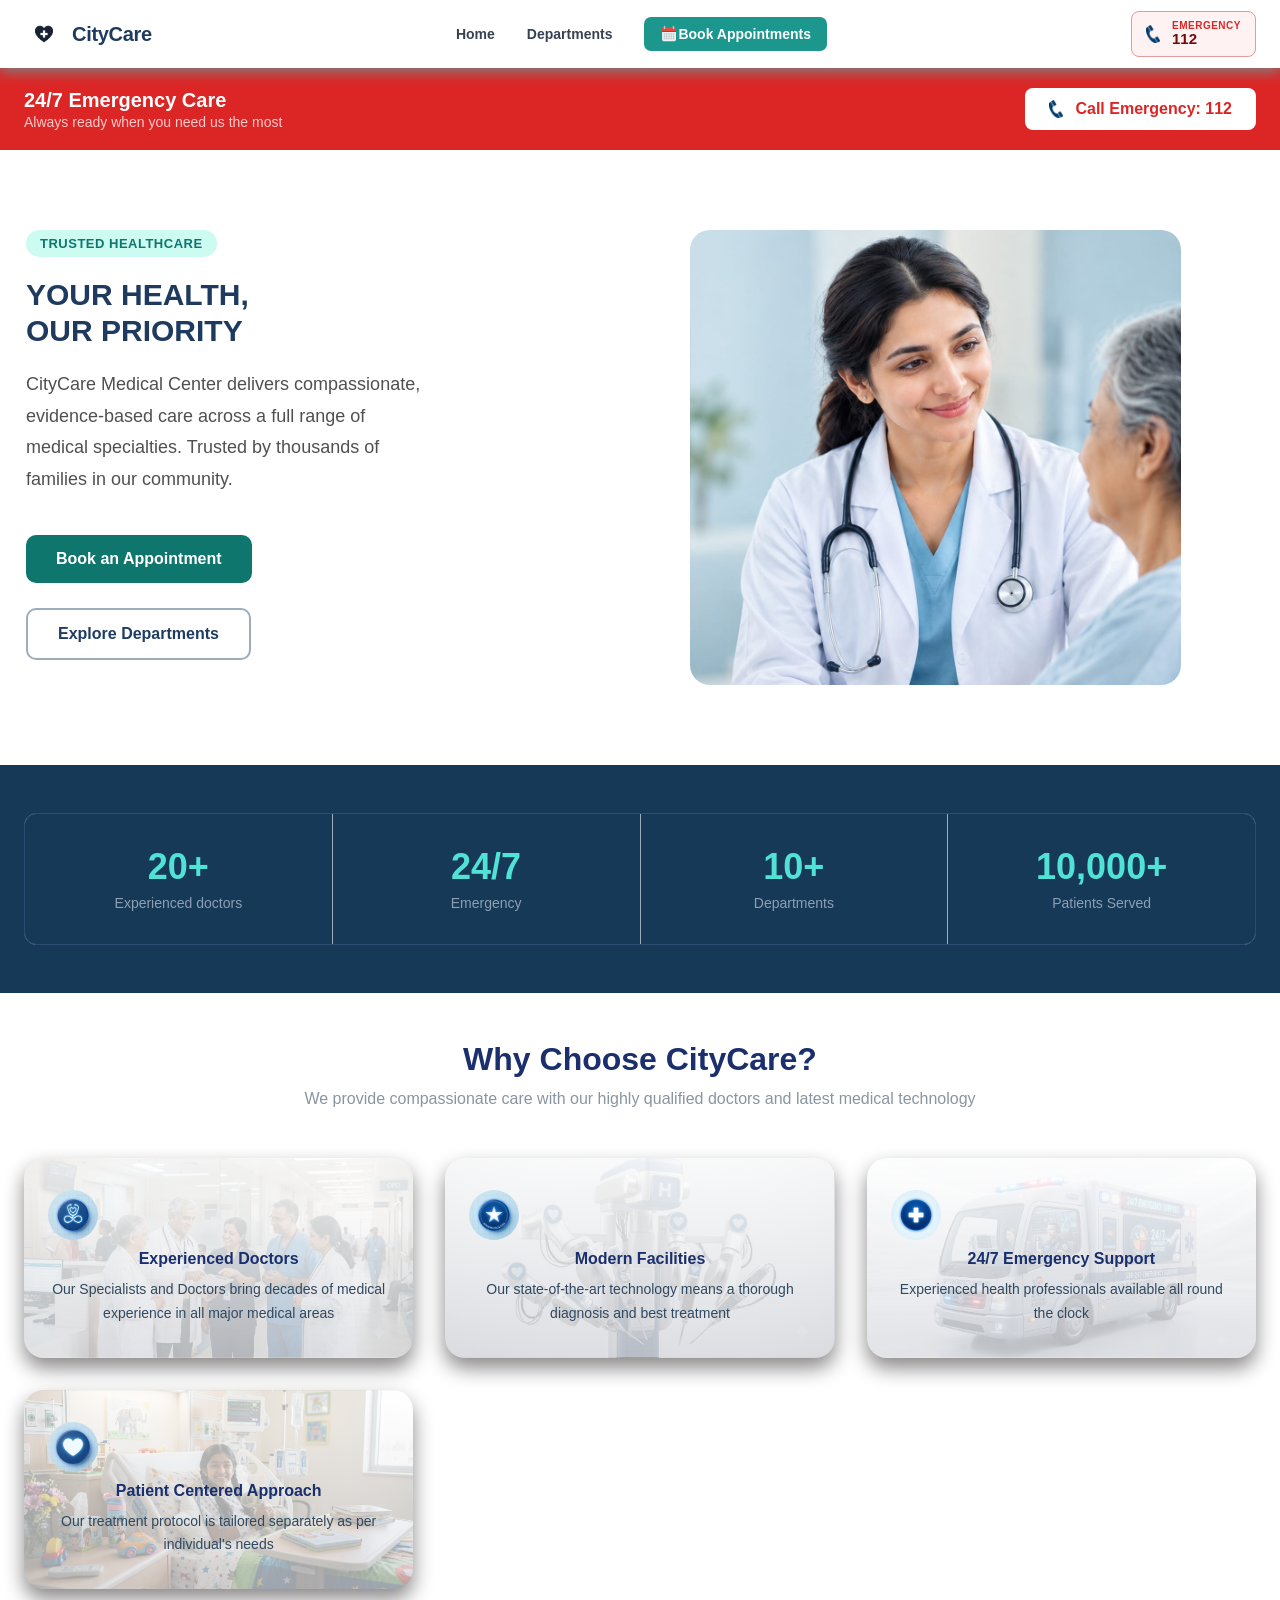
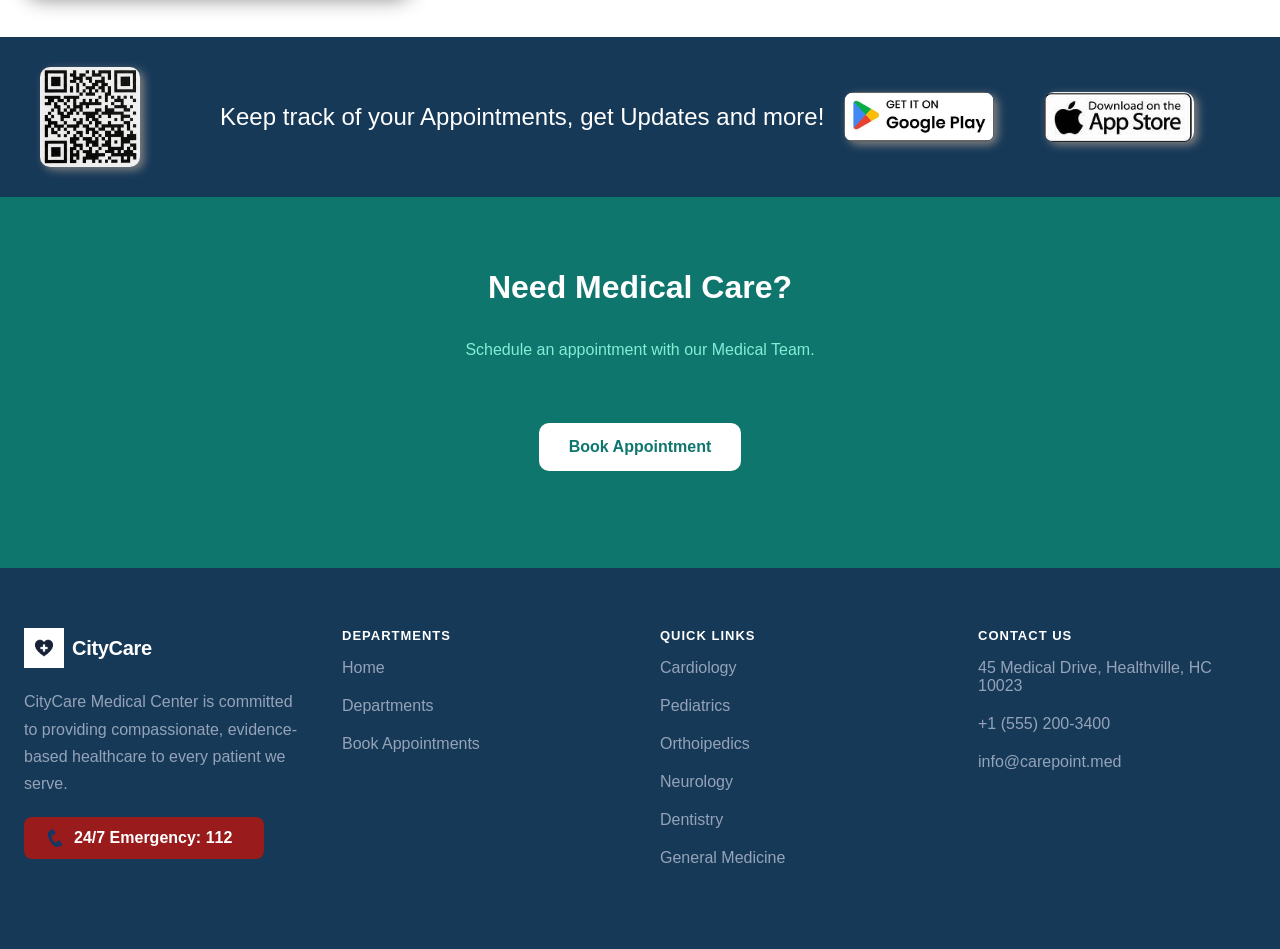
<file: index.html>
<!DOCTYPE html>
<html lang="en">
<head>
    <meta charset="UTF-8">
    <meta name="viewport" content="width=device-width, initial-scale=1.0">
    <title>Homepage</title>
    <link rel="stylesheet" href="style.css">
</head>
    <body>
        
            <header>
                <div class="nav">
                    <button class="logo-area">
                        <div class="logo">
                        </div>
                        <div class="citycare">
                            CityCare
                        </div>
                    </button>
                    <nav>
                        <a href="index.html" class="navbuttons">
                            Home
                        </a>
                        <a href="departments.html" class="navbuttons">
                            Departments
                        </a>
                        <a href="appointment.html" class="navbuttons" id="appointment_button">
                            <div class="appointment_calendar">
                            </div>
                            Book Appointments
                        </a>
                        
                    </nav>
                    <div class="emergency_button">
                        <div class="phone_logo"></div>
                        <div>
                            <div class="emergency">
                                EMERGENCY
                            </div>
                            <div class="emergency_contact">
                                112
                            </div>
                        </div>
                    </div>
                </div>
            </header>
            <main>
                <div class="red_banner">
                    <div>
                        <div class="emergency_247">
                            24/7 Emergency Care
                        </div>
                        <div class="emergency_247_content">
                            Always ready when you need us the most
                        </div>
                    </div>
                    <div class="emergency_button_main">
                        <div class="phone_logo"></div>
                            Call Emergency: 112
                    </div>
                </div>
            </main>
            <section class="hero">
                <div>
                    <div class="trusted_healthcare">
                        TRUSTED HEALTHCARE
                    </div>
                    <h1 class="health_priority">
                        YOUR HEALTH,<br> OUR PRIORITY
                    </h1>
                    <p class="hero_description">
                        CityCare Medical Center delivers compassionate, evidence-based care across a full range of medical specialties. Trusted by thousands of families in our community.
                    </p>
                    <div class="hero_buttons_flex" >
                        <div class="hero_buttons" id="appointment_button_main">
                            Book an Appointment
                        </div>
                        <div class="hero_buttons" id="explore_dept">
                            Explore Departments
                        </div>
                    </div>
                </div>
                <div class="doctor_image"></div>
            </section>
            <section class="services">
                <div class="services_container">
                    <div class="services_item">
                        <div >20+</div>
                        <span>
                        Experienced doctors
                        </span>
                    </div>
                    <div class="services_item">
                       <div>24/7</div>
                       <span>
                        Emergency
                        </span>
                    </div>
                    <div class="services_item">
                        <div>10+</div>
                        <span>
                        Departments
                        </span>
                    </div>
                    <div class="services_item">
                        <div>10,000+</div>
                        <span>
                        Patients Served
                        </span>
                    </div>
                </div>
            </section>
            <section class="whyus">
                <div class="whyus_heading">
                    <h2>
                        Why Choose CityCare?
                    </h2>
                    <p>
                        We provide compassionate care with our highly qualified doctors and latest medical technology
                    </p>
                </div>
                <div class="whyus_container">
                    <div class="whyus_item" style="background-image:linear-gradient(rgba(255, 255, 255, .9), rgba(225, 226, 230, .8)), url('images/experienced_doctors.png'); background-position: center; background-size: cover;">
                        <div class="whyus_image" id="experienced_doctors"></div>
                        <div >Experienced Doctors</div>
                        <span>
                        Our Specialists and Doctors bring decades of medical experience in all major medical areas
                        </span>
                    </div>
                    <div class="whyus_item" style="background-image:linear-gradient(rgba(255, 255, 255, .9), rgba(225, 226, 230, .8)), url('images/robotic_surgery.jpeg'); background-position: center; background-size: cover;">
                        <div class="whyus_image" id="modern_facilities"></div>
                       <div>Modern Facilities</div>
                       <span>
                        Our state-of-the-art technology means a thorough diagnosis and best treatment
                        </span>
                    </div>
                    <div class="whyus_item" style="background-image:linear-gradient(rgba(255, 255, 255, .9), rgba(225, 226, 230, .8)), url('images/ambulance.jpeg'); background-position: center; background-size: cover;">
                        <div class="whyus_image" id="emergency"></div>
                        <div>24/7 Emergency Support</div>
                        <span>
                        Experienced health professionals available all round the clock
                        </span>
                    </div>
                    <div class="whyus_item" style="background-image:linear-gradient(rgba(255, 255, 255, .7), rgba(225, 226, 230, .7)), url('images/child.png'); background-position: center; background-size: cover;">
                        <div class="whyus_image" id="patient_centered"></div>
                        <div>Patient Centered Approach</div>
                        <span>
                            Our treatment protocol is tailored separately as per individual's needs
                        </span>
                    </div>
                </div>
            </section>
            <section class="download">
                <div class="download_flex">
                    <div class="qr"></div>
                    <div class="download_content">
                        Keep track of your Appointments, get Updates and more!
                    </div>
                    <div class="play_and_app">
                            
                            <div class="playicon"></div>
                        
                            <div class="appicon"></div>
                    </div>
                </div>
            </section>
            <section class="cta">
                <div class="cta_flex">
                    <div class="cta_heading">
                        Need Medical Care?
                    </div>
                    <div class="cta_content">
                        Schedule an appointment with our Medical Team.

                    </div>
                    <div class="cta_button">
                        Book Appointment
                    </div>
                </div>
            </section>
            <footer class="footer">
                <div class="footer_container">
                    <div class="footer_item">
                        <div class="logo-area">
                            <div class="logo">
                            </div>
                            <div class="citycare">
                                CityCare
                            </div>
                        </div>
                        <div class="footer_content">
                        CityCare Medical Center is committed to providing compassionate, evidence-based healthcare to every patient we serve.
                        </div>
                        <div class="emergency_button_main">
                            <div class="phone_logo"></div>
                                24/7 Emergency: 112
                        </div>
                    </div>
                    
                    <div class="footer_item">
                        <h4>
                            DEPARTMENTS
                        </h4>
                        <a href="#">
                            Home
                        </a>
                        <a href="#">
                            Departments
                        </a>
                        <a href="#">
                            Book Appointments
                        </a>
                    </div>
                    <div class="footer_item">
                        <h4>
                            QUICK LINKS
                        </h4>
                        <a href="#">
                            Cardiology
                        </a>
                        <a href="#">
                            Pediatrics
                        </a>
                        <a href="#">
                            Orthoipedics
                        </a>
                        <a href="#">
                            Neurology
                        </a>
                        <a href="#">
                            Dentistry
                        </a>
                        <a href="#">
                            General Medicine
                        </a>

                    </div>
                    <div class="footer_item">
                        <h4>
                            CONTACT US
                        </h4>
                        <a href="#">
                            45 Medical Drive, Healthville, HC 10023
                        </a>
                        <a href="#">
                            +1 (555) 200-3400
                        </a>
                        <a href="#">
                            info@carepoint.med
                        </a>
                    </div>
                </div>
            </footer>
    </body>
</html>
</file>
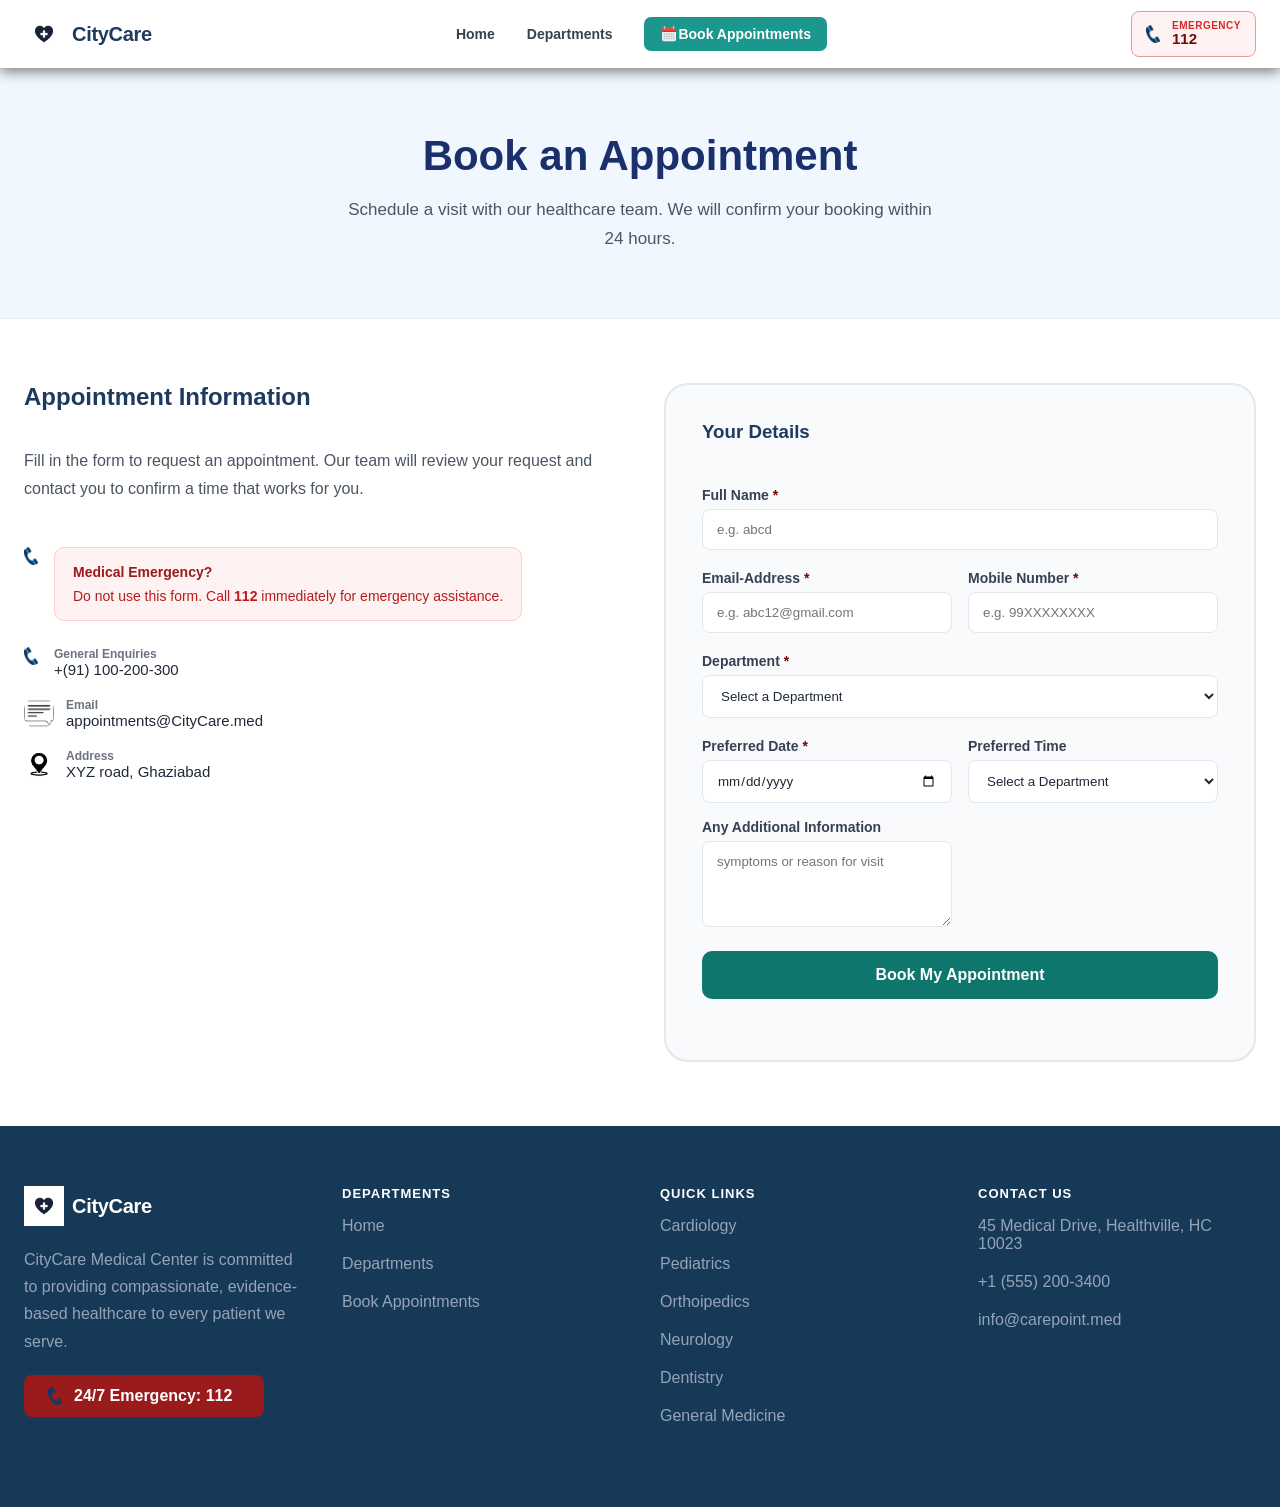
<file: appointment.html>
<!DOCTYPE html>
<html lang="en">
<head>
    <meta charset="UTF-8">
    <meta name="viewport" content="width=device-width, initial-scale=1.0">
    <title>Appointments Page</title>
    <link rel="stylesheet" href="style.css">
</head>
    <body>
        <header>
                <div class="nav">
                    <button class="logo-area">
                        <div class="logo">
                        </div>
                        <div class="citycare">
                            CityCare
                        </div>
                    </button>
                    <nav>
                        <a href="index.html" class="navbuttons">
                            Home
                        </a>
                        <a href="departments.html" class="navbuttons">
                            Departments
                        </a>
                        <a href="appointment.html" class="navbuttons" id="appointment_button">
                            <div class="appointment_calendar">
                            </div>
                            Book Appointments
                        </a>
                        
                    </nav>
                    <div class="emergency_button">
                        <div class="phone_logo"></div>
                        <div>
                            <div class="emergency">
                                EMERGENCY
                            </div>
                            <div class="emergency_contact">
                                112
                            </div>
                        </div>
                    </div>
                </div>
            </header>
            <section class="book_appointment">
                <div class="book_appointment_div">
                    <h2>
                        Book an Appointment
                    </h2>
                    <p>
                        Schedule a visit with our healthcare team. We will confirm your booking within 24 hours.
                    </p>
                </div>
            </section>
            <section class="appointment_form">
                <div class="appointment_grid">
                    
                    <div class="appointment_item">
                        <h2>
                            Appointment Information
                        </h2>
                        <p>
                            Fill in the form to request an appointment. Our team will review your request and contact you to confirm a time that works for you.
                        </p>
                        <div  class="appointment_item_left">
                            <div class="phone_logo"></div>
                            <div class="emergency_box">
                                
                                <div class="item_left_emergency_head">
                                    Medical Emergency?
                                </div>
                                <div class="item_left_emergency_content">
                                    Do not use this form. Call <strong>112</strong> immediately for emergency assistance.
                                </div>
                            </div>

                        </div>
                        <div class="appointment_item_left">
                            <div class="phone_logo"></div>
                            <div>
                                <div class="item_left_head">
                                    General Enquiries
                                </div>
                                <div class="item_left_content">
                                    +(91) 100-200-300
                                </div>
                            </div>
                            
                        </div>
                        <div class="appointment_item_left">
                            <div class="mail_logo"></div>
                            <div>
                                <div class="item_left_head">
                                    Email
                                </div>
                                <div class="item_left_content">
                                    appointments@CityCare.med
                                </div>
                            </div>
                            
                        </div>
                        <div class="appointment_item_left">
                            <div class="add_logo"></div>
                            <div>
                                <div class="item_left_head">
                                    Address
                                </div>
                                <div class="item_left_content">
                                    XYZ road, Ghaziabad
                                </div>
                            </div>
                            
                        </div>
                    </div>
                    <div class="appointment_item" id="form">
                        <h3>Your Details</h3>
                        <form>
                            <div>
                                <label for="name">Full Name <span>*</span></label>
                                <input class="form_box" required type="text" id="name" placeholder="e.g. abcd">
                            </div>
                            <div class="same_line_inputs">
                                <div>
                                    <label for="mail">Email-Address <span>*</span></label>
                                    <input required class="form_box" type="text" id="mail" placeholder="e.g. abc12@gmail.com">
                                </div>
                                <div>
                                    <label for="mobile">Mobile Number <span>*</span></label>
                                    <input required class="form_box" type="text" id="mobile" placeholder="e.g. 99XXXXXXXX">
                                </div>
                            </div>
                            <div>
                                <label for="Department">Department <span>*</span></label>
                                <select required class="form_box" id="Department">
                                    <option value>Select a Department</option>
                                    <option value="Cardiology">Cardiology</option>
                                    <option value="Paediatrics">Paediatrics</option>
                                    <option value="Orthopaedics">Orthopaedics</option>
                                    <option value="Dentistry">Dentistry</option>
                                    <option value="Neurology">Neurology</option>
                                    <option value="General Medicine">General Medicine</option>
                                </select>
                            </div>
                            <div class="same_line_inputs">
                                <div>
                                    <label for="Date"> Preferred Date <span>*</span></label>
                                    <input required class="form_box" type="date" id="Date" >
                                </div>
                                <div>
                                    <label for="Time"> Preferred Time </label>
                                    <select class="form_box" id="Time">
                                        <option value>Select a Department</option>
                                        <option value="Morning">Morning(8am-12pm)</option>
                                        <option value="Afternoon">Afternoon(12pm-4pm)</option>
                                        <option value="Evening">Evening(4pm-8pm)</option>
                                    </select>
                                </div>
                                <div>
                                   <label for="additional"> Any Additional Information </label>
                                   <textarea class="form_box" id="additional" rows="4" placeholder="symptoms or reason for visit"></textarea>
                                </div>
                            </div>
                            <div id="appointment_button_main" style="text-align: center">Book My Appointment</div>
                        </form>
                    </div>
                </div>
            </section>
            
            <footer class="footer">
                <div class="footer_container">
                    <div class="footer_item">
                        <div class="logo-area">
                            <div class="logo">
                            </div>
                            <div class="citycare">
                                CityCare
                            </div>
                        </div>
                        <div class="footer_content">
                        CityCare Medical Center is committed to providing compassionate, evidence-based healthcare to every patient we serve.
                        </div>
                        <div class="emergency_button_main">
                            <div class="phone_logo"></div>
                                24/7 Emergency: 112
                        </div>
                    </div>
                    
                    <div class="footer_item">
                        <h4>
                            DEPARTMENTS
                        </h4>
                        <a href="#">
                            Home
                        </a>
                        <a href="#">
                            Departments
                        </a>
                        <a href="#">
                            Book Appointments
                        </a>
                    </div>
                    <div class="footer_item">
                        <h4>
                            QUICK LINKS
                        </h4>
                        <a href="#">
                            Cardiology
                        </a>
                        <a href="#">
                            Pediatrics
                        </a>
                        <a href="#">
                            Orthoipedics
                        </a>
                        <a href="#">
                            Neurology
                        </a>
                        <a href="#">
                            Dentistry
                        </a>
                        <a href="#">
                            General Medicine
                        </a>

                    </div>
                    <div class="footer_item">
                        <h4>
                            CONTACT US
                        </h4>
                        <a href="#">
                            45 Medical Drive, Healthville, HC 10023
                        </a>
                        <a href="#">
                            +1 (555) 200-3400
                        </a>
                        <a href="#">
                            info@carepoint.med
                        </a>
                    </div>
                </div>
            </footer>
    </body>
</html>
</file>
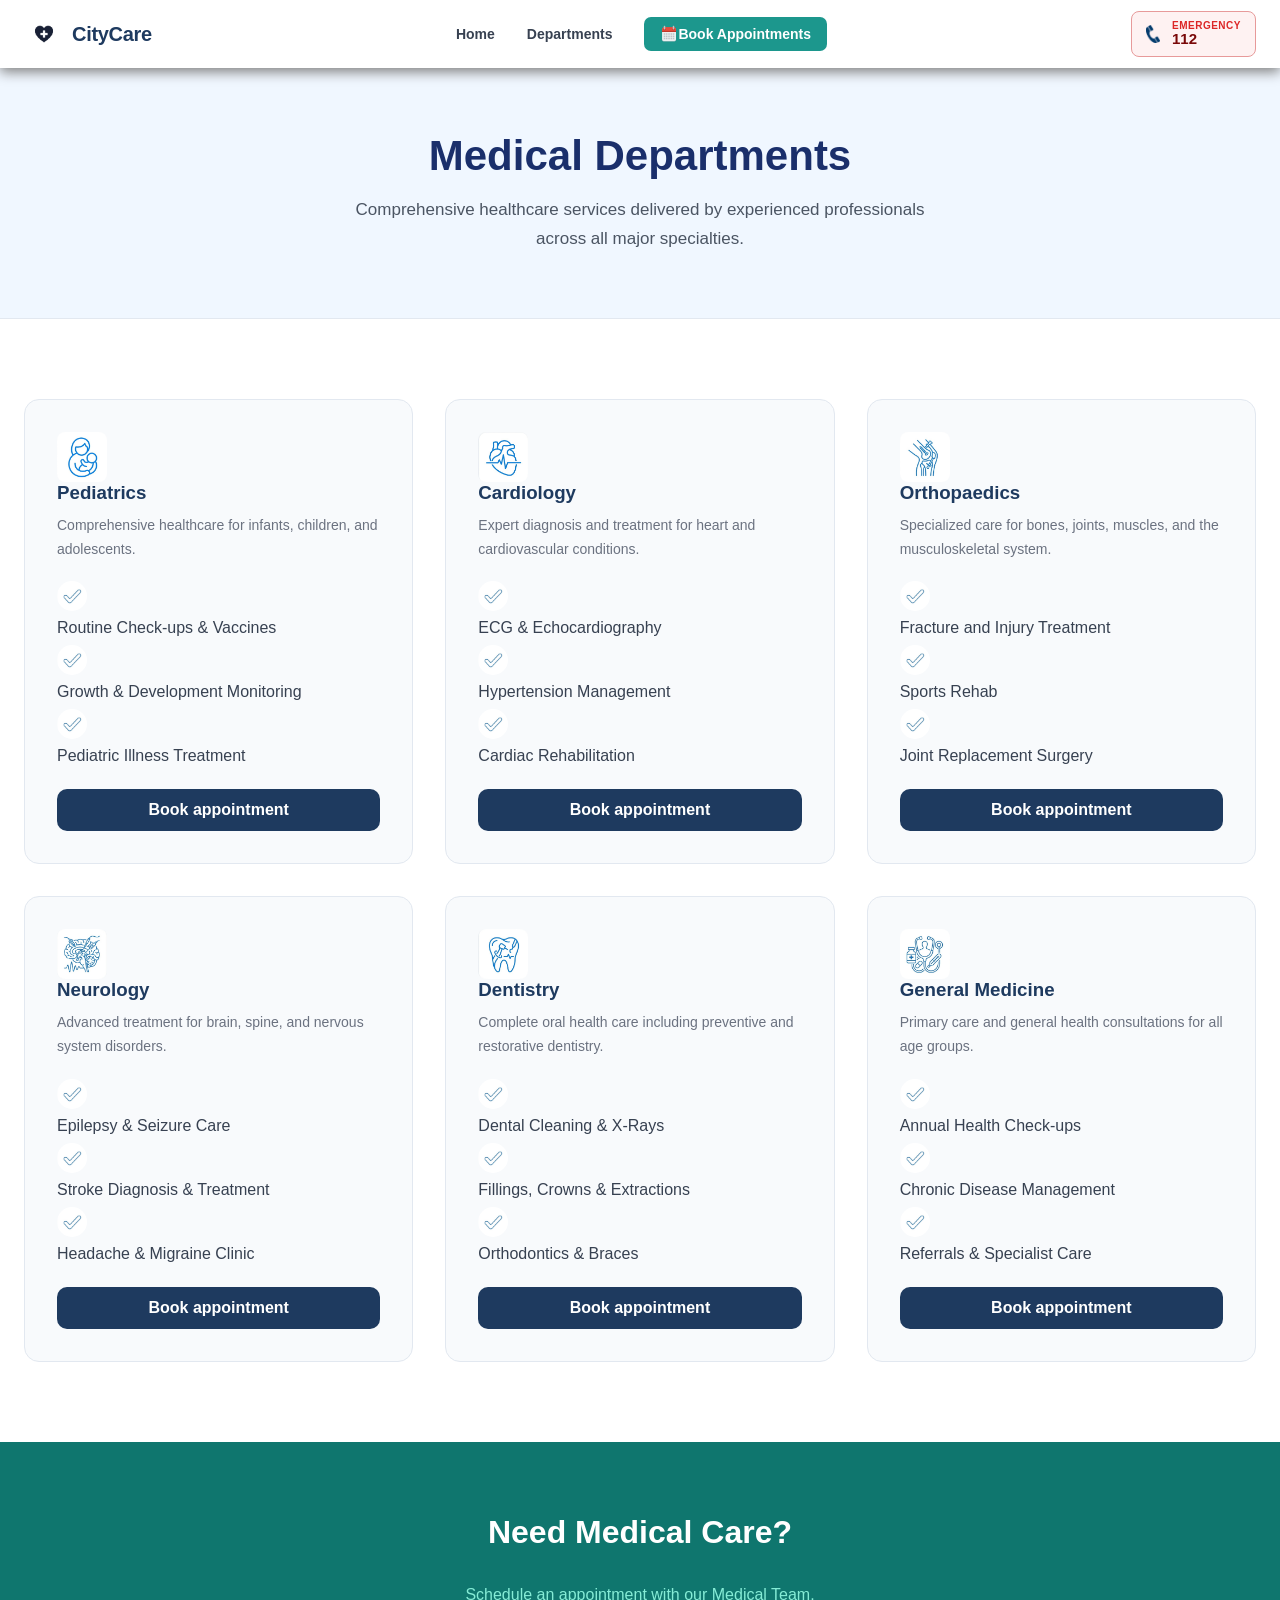
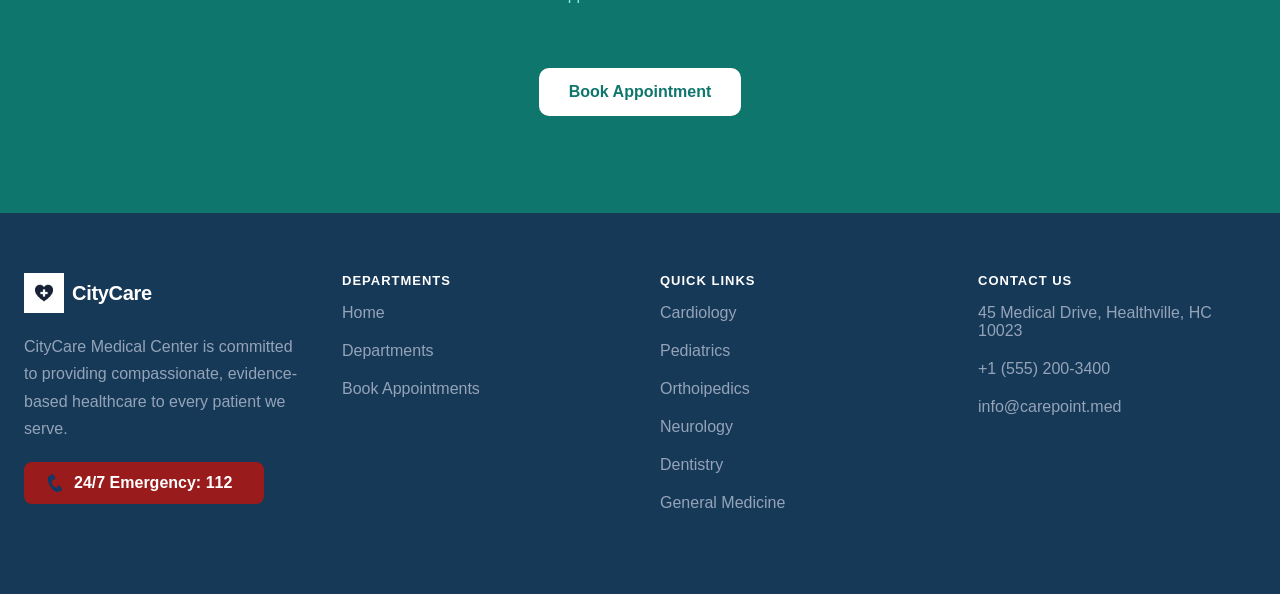
<file: departments.html>
<!DOCTYPE html>
<html lang="en">
<head>
    <meta charset="UTF-8">
    <meta name="viewport" content="width=device-width, initial-scale=1.0">
    <title>Departments Page</title>
    <link rel="stylesheet" href="style.css">
</head>
    <body>
        <header>
                <div class="nav">
                    <button class="logo-area">
                        <div class="logo">
                        </div>
                        <div class="citycare">
                            CityCare
                        </div>
                    </button>
                    <nav>
                        <a href="index.html" class="navbuttons">
                            Home
                        </a>
                        <a href="departments.html" class="navbuttons">
                            Departments
                        </a>
                        <a href="appointment.html" class="navbuttons" id="appointment_button">
                            <div class="appointment_calendar">
                            </div>
                            Book Appointments
                        </a>
                        
                    </nav>
                    <div class="emergency_button">
                        <div class="phone_logo"></div>
                        <div>
                            <div class="emergency">
                                EMERGENCY
                            </div>
                            <div class="emergency_contact">
                                112
                            </div>
                        </div>
                    </div>
                </div>
        </header>
        <section class="book_appointment">
                <div class="book_appointment_div">
                    <h2>
                        Medical Departments
                    </h2>
                    <p>
                        Comprehensive healthcare services delivered by experienced professionals across all major specialties.
                    </p>
                </div>
                
            </section>
            <section class="departments">
                <div class="departments_grid">
                    <div class="departments_items">
                        <div class="whyus_image" id="paediatrics_logo"></div>
                        <h3>Pediatrics</h3>
                        <p>
                             Comprehensive healthcare for infants, children, and adolescents.
                        </p>
                        <ul>
                            <div class="tick"></div>
                            <li>Routine Check-ups & Vaccines</li>
                            <div class="tick"></div>
                            <li>Growth & Development Monitoring</li>
                            <div class="tick"></div>
                            <li>Pediatric Illness Treatment</li>
                        </ul>
                        <a class="dept_button" href="appointment.html" target="_blank">
                            Book appointment
                        </a>
                    </div>
                    <div class="departments_items">
                        <div class="whyus_image" id="cardiology_logo"></div>
                        <h3>Cardiology</h3>
                        <p>
                            Expert diagnosis and treatment for heart and cardiovascular conditions.
                        </p>
                        <ul>
                            <div class="tick"></div>
                            <li>ECG & Echocardiography</li>
                            <div class="tick"></div>
                            <li>Hypertension Management</li>
                            <div class="tick"></div>
                            <li>Cardiac Rehabilitation</li>
                        </ul>
                        <a class="dept_button" href="appointment.html" target="_blank">
                            Book appointment
                        </a>
                    </div>
                    <div class="departments_items">
                        <div class="whyus_image" id="orthopaedics_logo"></div>
                        <h3>Orthopaedics</h3>
                        <p>
                           Specialized care for bones, joints, muscles, and the musculoskeletal system.
                        </p>
                        <ul>
                            <div class="tick"></div>
                            <li>Fracture and Injury Treatment</li>
                            <div class="tick"></div>
                            <li>Sports Rehab</li>
                            <div class="tick"></div>
                            <li>Joint Replacement Surgery</li>
                        </ul>
                        <a class="dept_button" href="appointment.html" target="_blank">
                            Book appointment
                        </a>
                    </div>
                    <div class="departments_items">
                        <div class="whyus_image" id="neurology_logo"></div>
                        <h3>Neurology</h3>
                        <p>
                            Advanced treatment for brain, spine, and nervous system disorders.
                        </p>
                        <ul>
                            <div class="tick"></div>
                            <li>Epilepsy & Seizure Care</li>
                            <div class="tick"></div>
                            <li>Stroke Diagnosis & Treatment</li>
                            <div class="tick"></div>
                            <li>Headache & Migraine Clinic</li>
                        </ul>
                        <a class="dept_button" href="appointment.html" target="_blank">
                            Book appointment
                        </a>
                    </div>
                    <div class="departments_items">
                        <div class="whyus_image" id="dentistry_logo"></div>
                        <h3>Dentistry</h3>
                        <p>
                            Complete oral health care including preventive and restorative dentistry.
                        </p>
                        <ul>
                            <div class="tick"></div>
                            <li>Dental Cleaning & X-Rays</li>
                            <div class="tick"></div>
                            <li>Fillings, Crowns & Extractions</li>
                            <div class="tick"></div>
                            <li>Orthodontics & Braces</li>
                        </ul>
                        <a class="dept_button" href="appointment.html" target="_blank">
                            Book appointment
                        </a>
                    </div>
                    <div class="departments_items">
                        <div class="whyus_image" id="general_logo"></div>
                        <h3>General Medicine</h3>
                        <p>
                            Primary care and general health consultations for all age groups.
                        </p>
                        <ul>
                            <div class="tick"></div>
                            <li>Annual Health Check-ups</li>
                            <div class="tick"></div>
                            <li>Chronic Disease Management</li>
                            <div class="tick"></div>
                            <li>Referrals & Specialist Care</li>
                        </ul>
                        <a class="dept_button" href="appointment.html" target="_blank">
                            Book appointment
                        </a>
                    </div>
                </div>
            </section>
            <section class="cta">
                <div class="cta_flex">
                    <div class="cta_heading">
                        Need Medical Care?
                    </div>
                    <div class="cta_content">
                        Schedule an appointment with our Medical Team.

                    </div>
                    <div class="cta_button">
                        Book Appointment
                    </div>
                </div>
            </section>
        <footer class="footer">
                <div class="footer_container">
                    <div class="footer_item">
                        <div class="logo-area">
                            <div class="logo">
                            </div>
                            <div class="citycare">
                                CityCare
                            </div>
                        </div>
                        <div class="footer_content">
                        CityCare Medical Center is committed to providing compassionate, evidence-based healthcare to every patient we serve.
                        </div>
                        <div class="emergency_button_main">
                            <div class="phone_logo"></div>
                                24/7 Emergency: 112
                        </div>
                    </div>
                    
                    <div class="footer_item">
                        <h4>
                            DEPARTMENTS
                        </h4>
                        <a href="#">
                            Home
                        </a>
                        <a href="#">
                            Departments
                        </a>
                        <a href="#">
                            Book Appointments
                        </a>
                    </div>
                    <div class="footer_item">
                        <h4>
                            QUICK LINKS
                        </h4>
                        <a href="#">
                            Cardiology
                        </a>
                        <a href="#">
                            Pediatrics
                        </a>
                        <a href="#">
                            Orthoipedics
                        </a>
                        <a href="#">
                            Neurology
                        </a>
                        <a href="#">
                            Dentistry
                        </a>
                        <a href="#">
                            General Medicine
                        </a>

                    </div>
                    <div class="footer_item">
                        <h4>
                            CONTACT US
                        </h4>
                        <a href="#">
                            45 Medical Drive, Healthville, HC 10023
                        </a>
                        <a href="#">
                            +1 (555) 200-3400
                        </a>
                        <a href="#">
                            info@carepoint.med
                        </a>
                    </div>
                </div>
            </footer>
    </body>
</html>
</file>
<file: style.css>
*{
    margin: 0;
    padding: 0;
    box-sizing: border-box;
    font-family: sans-serif;
}



header{
    background-color: white;
    position: sticky;
    top: 0px;
    box-shadow: 0px 4px 12px grey;
}

.nav{
    
    height: 68px;
    display: flex;
    align-items: center;
    justify-content: space-between;
    flex-wrap: wrap;
    color: black;
    padding: 0px 24px;
    gap: 24px;
}

.logo-area{
    display: flex;
    align-items: center;
    background: none;
    gap: 8px;
    padding: 0px;
    border-style: none;
}

.logo{
    width: 40px;
    height: 40px;
    background-image: url('images/logo_citycare.jpg');
    background-size: cover;
    background-position: center;
    /* display: inline-block; */
} 

.citycare{
    font-size: 20px;
    letter-spacing: -0.3px;
    font-weight: 700;
    color: rgb(30, 58, 95);
}

nav{
    display: flex;
    gap: 32px;
    align-items: center;
    flex-wrap: wrap;
}
.navbuttons{
    display: flex;
    align-items: center;
    background: none;
    padding: 0px;
    border-style: none;
    font-size: 14px;
    font-weight: 600;
    text-decoration: none;
    color:#374151;
    cursor: pointer;
    transition: color .4s;
}

.navbuttons:hover{
    color: rgb(7, 116, 97);
}
.navbuttons:active{
    color: rgb(7, 116, 97);
}

.appointment_calendar{
    height: 18px;
    width: 18px;
    background-image: url('images/calendar.png');
    background-size: contain;
    background-repeat: no-repeat;
}

#appointment_button{
    background-color:rgb(28, 151, 141);
    color: white;
    font-weight: 600;
    display: flex;
    align-items: center;
    padding: 8px 16px;
    border-radius: 7px;
    transition: background-color .3s;
}

#appointment_button:hover{
    background-color: rgb(3, 71, 60);
}

.phone_logo{
    height: 18px;
    width: 18px;
    background-image: url('images/phone_logo.png');
    background-size: contain;
    background-repeat: no-repeat;
}

.emergency_button{
    display: flex;
    align-items: center;
    gap: 8px;
    padding: 8px 14px;
    background-color: rgb(254, 242, 242);
    border: 1px solid rgb(231, 154, 154);
    border-radius: 8px;
}

.emergency{
    font-size: 10px;
    color: rgb(220, 38, 38);
    font-weight: 600;
    letter-spacing: 0.5px;
}

.emergency_contact{
    font-size: 15px;
    line-height: 1.1;
    color: rgb(121, 8, 8);
    font-weight: 700;
}

.red_banner{
    display: flex;
    align-items: center;
    padding: 20px 24px;
    background-color: rgb(220, 38, 38);
    justify-content: space-between;
    color: white;
}

.emergency_247{
    font-weight: 700;
    font-size: 20px;
    margin-bottom: 2px;
}

.emergency_247_content{
    color:rgb(254, 202, 202);
    font-size: 14px;
}

.emergency_button_main{
    display: flex;
    align-items: center;
    padding: 12px 24px;
    gap: 8px;
    background-color: white;
    font-weight: 700;
    color: rgb(220, 38, 38);
    border-radius: 8px;
    font-size: 16px;
}

.hero{
    padding: 80px 26px;
    display: grid;
    grid-template-columns: 50% 40%;
    background-color:#ffffff;
    gap: 50px;
}

.trusted_healthcare{
    color:rgb(15, 118, 110);
    background-color: rgb(204, 251, 241);
    border-radius: 100px;
    font-size: 13px;
    letter-spacing: 0.5px;
    padding: 6px 14px;
    margin-bottom: 20px;
    font-weight: 600;
    display: inline-block;
}

.doctor_image{
    background-image: url('images/care_point.jpeg');
    background-size: cover;
    background-position: center;
    border-radius: 20px;
}

.health_priority{
    font-weight: 800;
    font-size: 30px;
    color: rgb(30, 58, 95);
    margin-bottom: 20px;
    line-height: 1.2;
}

.hero_description{
    font-size: 18px;
    color: rgb(80, 80, 80);
    margin-bottom: 40px;
    line-height: 1.75;
    max-width: 400px;
}

.hero_buttons_flex{
    display: flex;
    flex-direction: column;
    align-items: flex-start;
}

.hero_buttons{
    font-weight: 700;
    padding: 15px 30px;
    border-radius: 10px;
    margin-bottom: 25px;
    cursor: pointer;
}
.hero_buttons:hover {
    box-shadow: 3px 4px 6px rgb(77, 74, 74);
}
#appointment_button_main{
    background-color:rgb(15, 118, 110);
    color: white;
    font-weight: 700;
    padding: 15px 30px;
    border-radius: 10px;
    margin-bottom: 25px;
    cursor: pointer;
}

#explore_dept{
    background-color: transparent;
    color: rgb(30, 60, 100);
    border: 2px solid rgb(157, 172, 187);
    
}

.services{
    padding: 48px 24px;
    background-color: rgb(23, 57, 88);
    
}

.services_container{
    display: grid;
    grid-template-columns: repeat(4, 1fr);
    gap: 1px;
    border-radius: 12px;
    overflow: hidden;
    border: 1px solid rgb(45, 74, 112);
    background-color: rgb(157, 172, 187);;
}

.services_item{
    padding: 32px 24px;
    text-align: center;
    background-color: rgb(23, 57, 88);
}

.services_item span{
    font-size: 14px;
    font-weight: 500;
    color:rgb(140, 160, 180)
}
.services_item div{
    font-weight: 800;
    font-size: 36px;
    color: rgb(80, 226, 214);
    margin-bottom: 6px;
}

.whyus{
    padding: 48px 24px;
    background-color: #ffffff;
    text-align: center;
    
}

.whyus_container{
    display: grid;
    grid-template-columns: 1fr 1fr 1fr;
    gap: 32px;
}

.whyus_item{
    padding: 32px 24px;
    text-align: center;
    background-color: #e1e2e6;
    border-radius: 20px;
    box-shadow: 0px 10px 20px rgb(138, 135, 135);
    transition: transform .2s;
}

.whyus_item:hover{
    transform: translateY(-10px);
}

.whyus_image{
    width: 50px;
    height: 50px;
    background-size: cover;
    background-position: center;
    justify-self: center;
    border-radius: 50%;
}
#emergency{
    background-image: url('images/247_emergency2.jpeg');
}
#modern_facilities{
    background-image: url('images/modern_facilities.jpeg');
}
#experienced_doctors{
    background-image: url('images/stethoscope.jpeg');
}
#patient_centered{
    background-image: url('images/heart.jpeg');
}

.whyus_item span{
    font-size: 14px;
    font-weight: 500;
    line-height: 1.7;
    color:rgb(48, 73, 97);
}
.whyus_item div{
    font-weight: 700;
    font-size: 16px;
    color: rgb(26, 47, 107);
    margin-bottom: 10px;
}

.whyus_heading{
    margin-bottom: 50px;
}

.whyus_heading h2{
    font-weight: 800;
    font-size: 32px;
    color: rgb(26, 47, 107);
    margin-bottom: 12px;
}

.whyus_heading p{
    color:rgb(137, 149, 161);
}

.download{
    /* background-color: #4E9BC4; */
    background-color:rgb(23, 57, 88);
    padding: 30px 40px;
}

.download_flex{
    display: flex;
    align-items: center;
    gap: 20px;
}

.qr{
    height: 100px;
    width:100px;
    background-image: url('images/qr.jpeg');
    background-size: cover;
    background-position: center;
    box-shadow: 4px 3px 8px grey;
    border-radius: 10px;
    margin-right: 60px;
}

.download_content{
    color: white;
    font-size: 24px;
    font-weight: 500;
}

.play_and_app{
    display: flex;
    align-items: center;
    gap: 50px;
}



.playicon{
    width: 150px;
    height: 50px;
    background-image: url('images/google_play.jpeg');
    background-size: contain;
    border-radius: 10px;
    box-shadow: 4px 3px 8px grey;
    transition: translate .2s;

}
.playicon:hover{
    transform: translateY(-5px);
}
.appicon{
    width: 150px;
    height: 50px;
    background-image: url('images/app_store.jpeg');
    background-size: cover;
    border-radius: 10px;
    box-shadow: 4px 3px 8px grey;
    transition: transform .2s;
}
.appicon:hover{
    transform: translateY(-5px);
}

.cta{
    background-color: rgb(15, 118, 110);
    padding: 72px 24px;
    font-weight: 700;
}
.cta_flex{
    display: flex;
    flex-direction: column;
    justify-content: center;
    align-items: center;
    gap: 30px;
}

.cta_heading{
    font-size: 32px;
    color: white;
    
}

.cta_content{
    color: rgb(133, 236, 214);
    line-height: 1.7;
    margin-bottom: 30px;
    font-size: 16px;
    font-weight: 500;
}

.cta_button{
    padding: 15px 30px;
    border-radius: 10px;
    margin-bottom: 25px;
    cursor: pointer;
    background-color: white;
    color:rgb(15, 118, 110);
}

.footer{
    padding: 60px 24px 32px;
    background-color: rgb(23, 57, 88);
}
.footer_container{
    display: grid;
    grid-template-columns: 1fr 1fr 1fr 1fr;
    gap: 40px;
    
}

.footer_item{
    margin-bottom: 30px;
}

.footer_content{
    color: rgb(148, 163, 184);
    line-height: 1.7;
    margin-bottom: 20px;
}

.footer_container .logo-area{
    margin-bottom: 20px;
}

.footer_container .citycare{
    color: white;
}

.footer_container .emergency_button_main{
    color: white;
    background-color: rgb(153, 27, 27);
    width: 240px;
}

.footer_item h4{
    color: white;
    font-size: 13px;
    letter-spacing: 1px;
    margin-bottom: 16px;
    
}

.footer_item a{
    margin-bottom: 20px;
    color: rgb(148, 163, 184);
    display: block;
    text-decoration: none;
}



.book_appointment{
    background-color: rgb(240, 247, 255);
    padding: 64px 24px;
    text-align: center;
    border-bottom: 1px solid rgb(226, 232, 240);
}

.book_appointment_div{
    max-width: 600px;
    margin: 0px auto;
}

.book_appointment_div p{
    color: rgb(75, 85, 99);
    font-size: 17px;
    line-height: 1.7;
}

.book_appointment_div h2{
    color: rgb(26, 47, 107);
    font-size: 42px;
    margin-bottom: 16px;
}

.departments{
    padding: 80px 24px;
    background-color: white;;
}

.departments_grid{
    display: grid;
    gap: 32px;
    grid-template-columns: 1fr 1fr 1fr;
}
.departments_items{
    display: flex;
    flex-direction: column;
    padding: 32px;
    border: 1px solid rgb(226, 232, 240);
    border-radius: 15px;
    background-color: rgb(248, 250, 252);
}

.departments_items p{
    margin-bottom: 20px;
    color: rgb(107, 114, 128);
    line-height: 1.7;
    font-size: 14px;
}

.departments_items h3{
    color:rgb(30, 58, 95);
    margin-bottom: 10px;

}

ul{
    list-style: none;
    display: flex;
    flex-direction: column;
    gap: 8px;
    margin-bottom: 24px;
}

li{
    display: flex;
    gap: 10px;
    color: rgb(55, 65, 81);
}

.dept_button{
    text-decoration: none;
    padding: 12px 20px;
    color: white;
    background-color: rgb(30, 58, 95);
    border-radius: 10px;
    text-align: center;
    font-weight: 700;
}

#paediatrics_logo{
    background-image: url('images/Paediatrics.jpeg');
    border-radius: 8px;
}

#general_logo{
    background-image: url('images/general.jpeg');
    border-radius: 8px;
}

#neurology_logo{
    background-image: url('images/neurology.jpeg');
    border-radius: 8px;
}

#cardiology_logo{
    background-image: url('images/cardiology.jpeg');
    border-radius: 8px;
}

#dentistry_logo{
    background-image: url('images/dentistry.jpeg');
    border-radius: 8px;
}

#orthopaedics_logo{
    background-image: url('images/ortho.jpeg');
    border-radius: 8px;
}

.tick{
    width: 30px;
    height: 30px;
    background-size: cover;
    background-position: center;
    justify-self: center;
    border-radius: 50%;
    background-image: url('images/tick.jpeg');
}

.appointment_form{
    padding: 64px 24px;

}
.appointment_grid{
    display: grid;
    grid-template-columns: 1fr 1fr;
    gap: 48px;
    align-items: start;
}
.appointment_item{
    display: flex;
    flex-direction: column;
    gap: 20px;
}

.appointment_item h2{
    color: rgb(30, 58, 95);
    margin-bottom: 16px;
    font-weight: 700;
}

.appointment_item p{
    color: rgb(75, 85, 99);
    line-height: 1.75;
    margin-bottom: 24px;
}

.appointment_item_left{
    display: flex;
    align-items: flex-start;
    gap: 12px;
}

#form{
    padding: 36px;
    background-color: rgb(248, 250, 252);
    border-radius: 24px;
    border: 2px solid rgb(226, 232, 240);
}

#form h3{
    color:rgb(30, 58, 95);
    margin-bottom: 24px;
}

form{
    display: flex;
    flex-direction: column;
    gap: 20px;
}

label{
    display: block;
    color: rgb(55, 65, 81);
    font-weight: 600;
    font-size: 14px;
    margin-bottom: 6px;
}

.form_box{
    width: 100%;
    padding: 12px 14px;
    border: 1px solid rgb(226, 232, 240);
    background-color: white;
    color: rgb(31, 41, 55);
    border-radius: 8px;
}

.same_line_inputs{
    display: grid;
    grid-template-columns: 1fr 1fr;
    gap: 16px;
}

form span{
    color: rgb(119, 3, 3);
}

.emergency_box{
    border-radius: 10px;
    margin-bottom: 6px;
    padding: 16px 18px;
    background-color: rgb(254, 242, 242);
    border: 1px solid rgb(254, 202, 202);
}

.item_left_emergency_head{
    color: rgb(153, 27, 27);
    font-size: 14px;
    font-weight: 700;
    margin-bottom: 8px;
}

.item_left_emergency_content{
    color: rgb(185, 28, 28);
    font-size: 14px;
}

.item_left_head{
    font-size: 12px; 
    font-weight: 600;
    color: rgb(107, 114, 128);
}

.item_left_content{
    color: rgb(31, 41, 55);
    font-size: 15px;
}

.add_logo{
    width: 30px;
    height: 30px;
    background-size: cover;
    background-position: center;
    justify-self: center;
    border-radius: 12px;
    background-image: url('images/map.jpeg');
}

.mail_logo{
    width: 30px;
    height: 30px;
    background-size: contain;
    background-position: center;
    justify-self: center;
    border-radius: 12px;
    background-image: url('images/mail.jpeg');
}
</file>
